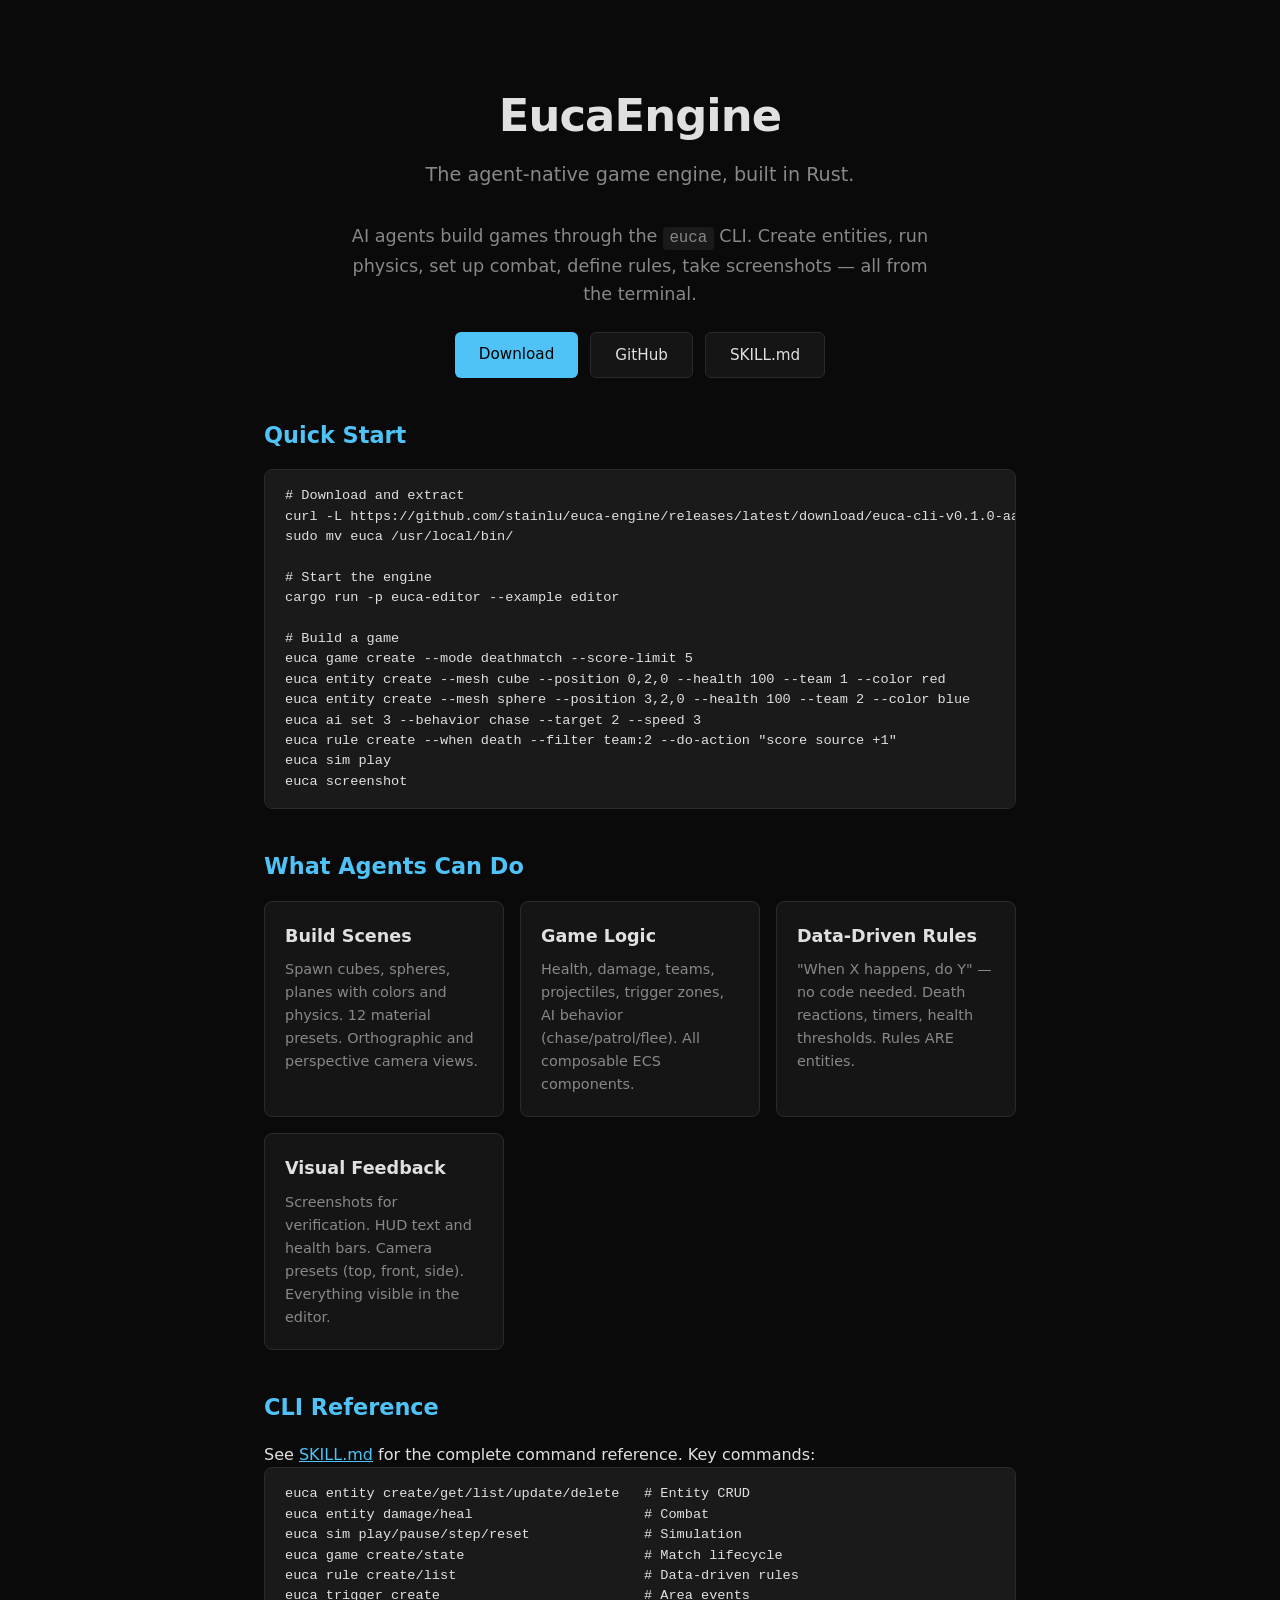
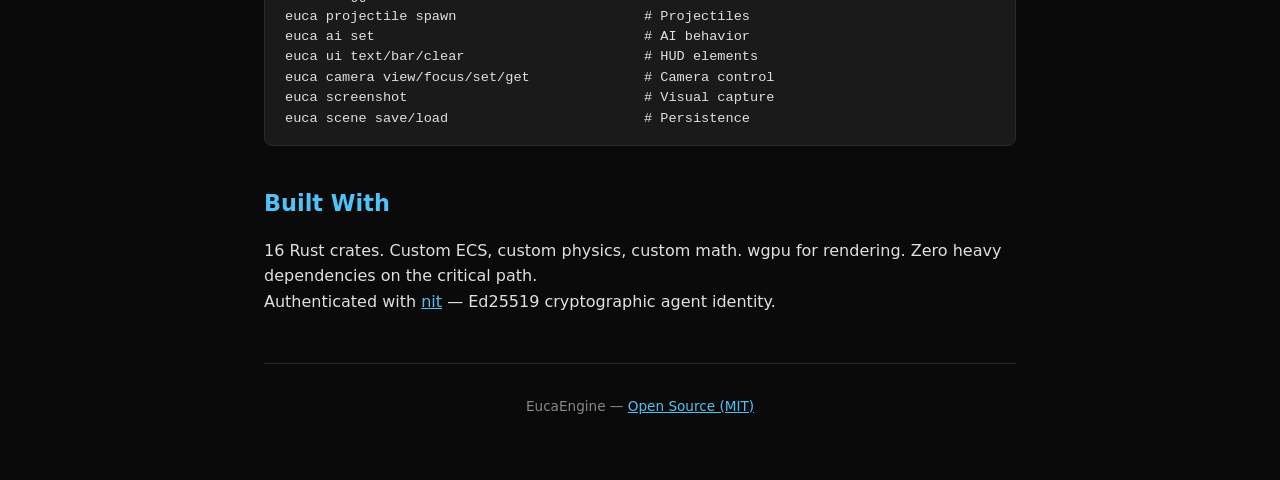
<file: website/index.html>
<!DOCTYPE html>
<html lang="en">
<head>
  <meta charset="UTF-8">
  <meta name="viewport" content="width=device-width, initial-scale=1.0">
  <title>EucaEngine — The Agent-Native Game Engine</title>
  <link rel="stylesheet" href="style.css">
</head>
<body>
  <header>
    <h1>EucaEngine</h1>
    <p class="tagline">The agent-native game engine, built in Rust.</p>
  </header>

  <main>
    <section class="hero">
      <p>AI agents build games through the <code>euca</code> CLI. Create entities, run physics, set up combat, define rules, take screenshots &mdash; all from the terminal.</p>
      <div class="cta">
        <a href="https://github.com/stainlu/euca-engine/releases/latest" class="btn primary">Download</a>
        <a href="https://github.com/stainlu/euca-engine" class="btn secondary">GitHub</a>
        <a href="/skill.md" class="btn secondary">SKILL.md</a>
      </div>
    </section>

    <section class="quickstart">
      <h2>Quick Start</h2>
      <pre><code># Download and extract
curl -L https://github.com/stainlu/euca-engine/releases/latest/download/euca-cli-v0.1.0-aarch64-apple-darwin.tar.gz | tar xz
sudo mv euca /usr/local/bin/

# Start the engine
cargo run -p euca-editor --example editor

# Build a game
euca game create --mode deathmatch --score-limit 5
euca entity create --mesh cube --position 0,2,0 --health 100 --team 1 --color red
euca entity create --mesh sphere --position 3,2,0 --health 100 --team 2 --color blue
euca ai set 3 --behavior chase --target 2 --speed 3
euca rule create --when death --filter team:2 --do-action "score source +1"
euca sim play
euca screenshot</code></pre>
    </section>

    <section class="features">
      <h2>What Agents Can Do</h2>
      <div class="grid">
        <div class="card">
          <h3>Build Scenes</h3>
          <p>Spawn cubes, spheres, planes with colors and physics. 12 material presets. Orthographic and perspective camera views.</p>
        </div>
        <div class="card">
          <h3>Game Logic</h3>
          <p>Health, damage, teams, projectiles, trigger zones, AI behavior (chase/patrol/flee). All composable ECS components.</p>
        </div>
        <div class="card">
          <h3>Data-Driven Rules</h3>
          <p>"When X happens, do Y" &mdash; no code needed. Death reactions, timers, health thresholds. Rules ARE entities.</p>
        </div>
        <div class="card">
          <h3>Visual Feedback</h3>
          <p>Screenshots for verification. HUD text and health bars. Camera presets (top, front, side). Everything visible in the editor.</p>
        </div>
      </div>
    </section>

    <section class="cli">
      <h2>CLI Reference</h2>
      <p>See <a href="/skill.md">SKILL.md</a> for the complete command reference. Key commands:</p>
      <pre><code>euca entity create/get/list/update/delete   # Entity CRUD
euca entity damage/heal                     # Combat
euca sim play/pause/step/reset              # Simulation
euca game create/state                      # Match lifecycle
euca rule create/list                       # Data-driven rules
euca trigger create                         # Area events
euca projectile spawn                       # Projectiles
euca ai set                                 # AI behavior
euca ui text/bar/clear                      # HUD elements
euca camera view/focus/set/get              # Camera control
euca screenshot                             # Visual capture
euca scene save/load                        # Persistence</code></pre>
    </section>

    <section class="tech">
      <h2>Built With</h2>
      <p>16 Rust crates. Custom ECS, custom physics, custom math. wgpu for rendering. Zero heavy dependencies on the critical path.</p>
      <p>Authenticated with <a href="https://github.com/newtype-ai/nit">nit</a> &mdash; Ed25519 cryptographic agent identity.</p>
    </section>
  </main>

  <footer>
    <p>EucaEngine &mdash; <a href="https://github.com/stainlu/euca-engine">Open Source (MIT)</a></p>
  </footer>
</body>
</html>
</file>
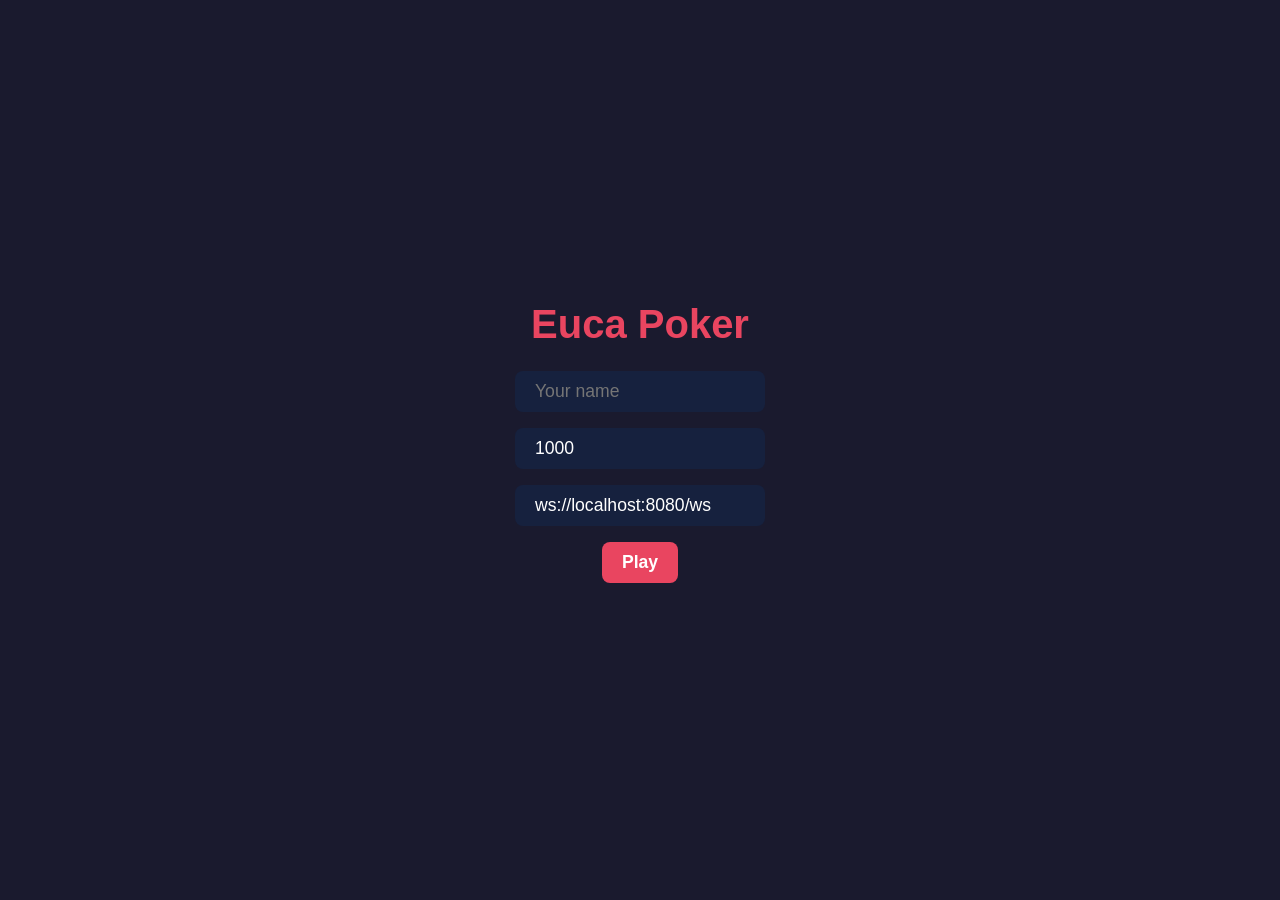
<file: games/poker-web/index.html>
<!DOCTYPE html>
<html lang="en">
<head>
<meta charset="UTF-8">
<meta name="viewport" content="width=device-width, initial-scale=1.0">
<title>Euca Poker</title>
<style>
* { margin: 0; padding: 0; box-sizing: border-box; }

body {
    background: #1a1a2e;
    color: #e0e0e0;
    font-family: -apple-system, BlinkMacSystemFont, 'Segoe UI', sans-serif;
    display: flex;
    flex-direction: column;
    align-items: center;
    min-height: 100vh;
    overflow: hidden;
}

/* ── Login screen ── */
#login {
    display: flex;
    flex-direction: column;
    align-items: center;
    justify-content: center;
    height: 100vh;
    gap: 16px;
}
#login h1 { font-size: 2.5rem; color: #e94560; margin-bottom: 8px; }
#login input, #login button {
    font-size: 1.1rem; padding: 10px 20px; border-radius: 8px; border: none;
}
#login input { background: #16213e; color: #fff; width: 250px; }
#login button {
    background: #e94560; color: #fff; cursor: pointer; font-weight: bold;
}
#login button:hover { background: #c73550; }

/* ── Game screen ── */
#game { display: none; width: 100vw; height: 100vh; position: relative; }

/* Table */
#table {
    position: absolute;
    top: 50%; left: 50%;
    transform: translate(-50%, -50%);
    width: 700px; height: 400px;
    background: radial-gradient(ellipse, #2d6a4f, #1b4332);
    border-radius: 200px;
    border: 12px solid #5c3a1e;
    box-shadow: 0 0 60px rgba(0,0,0,0.6);
}

/* Community cards */
#community {
    position: absolute;
    top: 50%; left: 50%;
    transform: translate(-50%, -50%);
    display: flex; gap: 8px;
}

/* Pot display */
#pot-display {
    position: absolute;
    top: 35%; left: 50%;
    transform: translateX(-50%);
    font-size: 1.2rem; font-weight: bold;
    color: #ffd700;
    text-shadow: 0 1px 4px rgba(0,0,0,0.5);
}

/* Phase indicator */
#phase-display {
    position: absolute;
    top: 20px; left: 50%;
    transform: translateX(-50%);
    font-size: 1rem;
    color: #aaa;
    text-transform: uppercase;
    letter-spacing: 2px;
}

/* Player seats (positioned via JS) */
.player-seat {
    position: absolute;
    width: 130px;
    text-align: center;
    transform: translate(-50%, -50%);
}
.player-seat .name {
    font-weight: bold; font-size: 0.85rem;
    color: #e0e0e0;
    margin-bottom: 4px;
}
.player-seat .chips {
    font-size: 0.75rem; color: #ffd700;
}
.player-seat .bet {
    font-size: 0.7rem; color: #aaa;
    margin-top: 2px;
}
.player-seat .cards {
    display: flex; gap: 4px; justify-content: center;
    margin-top: 4px;
}
.player-seat.folded { opacity: 0.4; }
.player-seat.active { }
.player-seat.active .name { color: #e94560; }
.player-seat.dealer .name::after {
    content: ' D';
    color: #ffd700;
    font-size: 0.7rem;
}

/* Card */
.card {
    width: 45px; height: 65px;
    background: #fff;
    border-radius: 5px;
    display: flex; align-items: center; justify-content: center;
    font-size: 0.8rem; font-weight: bold;
    box-shadow: 0 2px 6px rgba(0,0,0,0.3);
    color: #333;
}
.card.red { color: #d32f2f; }
.card.back {
    background: linear-gradient(135deg, #1a237e, #283593);
    color: transparent;
}

/* Your hole cards */
#your-cards {
    position: absolute;
    bottom: 120px; left: 50%;
    transform: translateX(-50%);
    display: flex; gap: 8px;
}
#your-cards .card { width: 60px; height: 85px; font-size: 1.1rem; }

/* Action bar */
#actions {
    position: absolute;
    bottom: 20px; left: 50%;
    transform: translateX(-50%);
    display: flex; gap: 10px; align-items: center;
}
#actions button {
    padding: 10px 24px;
    font-size: 1rem; font-weight: bold;
    border: none; border-radius: 8px;
    cursor: pointer;
    transition: background 0.2s;
}
#actions button:disabled {
    opacity: 0.3; cursor: not-allowed;
}
#btn-fold { background: #555; color: #fff; }
#btn-fold:hover:not(:disabled) { background: #777; }
#btn-check { background: #2196f3; color: #fff; }
#btn-check:hover:not(:disabled) { background: #42a5f5; }
#btn-call { background: #4caf50; color: #fff; }
#btn-call:hover:not(:disabled) { background: #66bb6a; }
#btn-raise { background: #e94560; color: #fff; }
#btn-raise:hover:not(:disabled) { background: #ff6b81; }
#raise-input {
    width: 80px; padding: 8px;
    font-size: 1rem; border-radius: 8px; border: none;
    background: #16213e; color: #fff; text-align: center;
}

/* Status bar */
#status {
    position: absolute;
    bottom: 70px; left: 50%;
    transform: translateX(-50%);
    font-size: 0.85rem; color: #888;
}

/* Winner overlay */
#winner-overlay {
    display: none;
    position: absolute;
    top: 50%; left: 50%;
    transform: translate(-50%, -50%);
    background: rgba(0,0,0,0.85);
    padding: 24px 40px;
    border-radius: 12px;
    text-align: center;
    z-index: 10;
    font-size: 1.2rem;
}
#winner-overlay .winner-name { color: #ffd700; font-weight: bold; font-size: 1.5rem; }
#winner-overlay .winner-hand { color: #aaa; margin-top: 4px; }
#winner-overlay .winner-amount { color: #4caf50; margin-top: 4px; }
</style>
</head>
<body>

<!-- Login -->
<div id="login">
    <h1>Euca Poker</h1>
    <input id="player-name" placeholder="Your name" value="">
    <input id="buy-in" type="number" placeholder="Buy-in chips" value="1000">
    <input id="server-url" placeholder="Server URL" value="ws://localhost:8080/ws">
    <button onclick="joinGame()">Play</button>
    <div id="login-error" style="color:#e94560"></div>
</div>

<!-- Game -->
<div id="game">
    <div id="phase-display"></div>
    <div id="table">
        <div id="pot-display"></div>
        <div id="community"></div>
    </div>
    <div id="your-cards"></div>
    <div id="status"></div>
    <div id="actions">
        <button id="btn-fold" onclick="sendAction('fold')" disabled>Fold</button>
        <button id="btn-check" onclick="sendAction('check')" disabled>Check</button>
        <button id="btn-call" onclick="sendAction('call')" disabled>Call</button>
        <input id="raise-input" type="number" placeholder="Raise" min="0">
        <button id="btn-raise" onclick="sendRaise()" disabled>Raise</button>
    </div>
    <div id="winner-overlay"></div>
</div>

<script>
// ── State ──
let ws = null;
let mySeat = -1;
let myName = '';
let currentState = null;

// ── Seat positions (up to 8 players, elliptical around table) ──
const SEAT_POSITIONS = [
    { top: '88%', left: '50%' },   // 0: bottom center (you)
    { top: '75%', left: '15%' },   // 1: bottom-left
    { top: '40%', left: '5%' },    // 2: left
    { top: '12%', left: '15%' },   // 3: top-left
    { top: '5%',  left: '50%' },   // 4: top center
    { top: '12%', left: '85%' },   // 5: top-right
    { top: '40%', left: '95%' },   // 6: right
    { top: '75%', left: '85%' },   // 7: bottom-right
];

// ── Connect & Join ──
function joinGame() {
    myName = document.getElementById('player-name').value.trim() || 'Player';
    const buyIn = parseInt(document.getElementById('buy-in').value) || 1000;
    const url = document.getElementById('server-url').value.trim();

    ws = new WebSocket(url);
    ws.onopen = () => {
        ws.send(JSON.stringify({
            type: 'JoinRoom',
            room_id: null,
            player_name: myName,
            buy_in: buyIn,
        }));
    };
    ws.onmessage = (e) => handleMessage(JSON.parse(e.data));
    ws.onerror = () => {
        document.getElementById('login-error').textContent = 'Connection failed';
    };
    ws.onclose = () => {
        document.getElementById('login-error').textContent = 'Disconnected';
    };
}

// ── Message handler ──
function handleMessage(msg) {
    switch (msg.type) {
        case 'RoomJoined':
            mySeat = msg.seat;
            document.getElementById('login').style.display = 'none';
            document.getElementById('game').style.display = 'block';
            setStatus(`Joined room ${msg.room_id} at seat ${msg.seat}`);
            break;

        case 'TableState':
            currentState = msg;
            renderTable(msg);
            break;

        case 'PlayerAction':
            setStatus(`Seat ${msg.seat}: ${msg.action}` + (msg.amount > 0 ? ` $${msg.amount}` : ''));
            break;

        case 'HandResult':
            showWinner(msg);
            break;

        case 'ChatMsg':
            break; // Not shown for now

        case 'Error':
            setStatus(`Error: ${msg.message}`);
            document.getElementById('login-error').textContent = msg.message;
            break;
    }
}

// ── Render table ──
function renderTable(state) {
    // Phase
    document.getElementById('phase-display').textContent = state.phase;

    // Pot
    document.getElementById('pot-display').textContent =
        state.pot > 0 ? `Pot: $${state.pot}` : '';

    // Community cards
    const cc = document.getElementById('community');
    cc.innerHTML = state.community_cards.map(c => cardHTML(c)).join('');

    // Your hole cards
    const yc = document.getElementById('your-cards');
    if (state.your_cards) {
        yc.innerHTML = state.your_cards.map(c => cardHTML(c)).join('');
    } else {
        yc.innerHTML = '';
    }

    // Remove old seats
    document.querySelectorAll('.player-seat').forEach(el => el.remove());

    // Render player seats
    const table = document.getElementById('table');
    state.players.forEach((p) => {
        // Rotate seat indices so our seat is always at position 0 (bottom)
        const relIdx = (p.seat - mySeat + 8) % 8;
        const pos = SEAT_POSITIONS[relIdx] || SEAT_POSITIONS[0];

        const div = document.createElement('div');
        div.className = 'player-seat'
            + (p.folded ? ' folded' : '')
            + (state.action_on === p.seat ? ' active' : '')
            + (p.is_dealer ? ' dealer' : '');
        div.style.top = pos.top;
        div.style.left = pos.left;
        div.innerHTML = `
            <div class="name">${esc(p.name)}</div>
            <div class="chips">$${p.chips}</div>
            ${p.current_bet > 0 ? `<div class="bet">Bet: $${p.current_bet}</div>` : ''}
            ${p.seat !== mySeat ? '<div class="cards">' + cardHTML(null) + cardHTML(null) + '</div>' : ''}
        `;
        table.appendChild(div);
    });

    // Update action buttons
    const isMyTurn = state.action_on === mySeat;
    document.getElementById('btn-fold').disabled = !isMyTurn;
    document.getElementById('btn-check').disabled = !isMyTurn;
    document.getElementById('btn-call').disabled = !isMyTurn;
    document.getElementById('btn-raise').disabled = !isMyTurn;

    if (isMyTurn) {
        setStatus("Your turn!");
        // Show check vs call based on current bet
        const myPlayer = state.players.find(p => p.seat === mySeat);
        const needToCall = state.current_bet - (myPlayer ? myPlayer.current_bet : 0);
        if (needToCall > 0) {
            document.getElementById('btn-check').style.display = 'none';
            document.getElementById('btn-call').style.display = '';
            document.getElementById('btn-call').textContent = `Call $${needToCall}`;
        } else {
            document.getElementById('btn-check').style.display = '';
            document.getElementById('btn-call').style.display = 'none';
        }
    }
}

// ── Card rendering ──
function cardHTML(code) {
    if (!code) return '<div class="card back"></div>';
    const rank = code.slice(0, -1);
    const suit = code.slice(-1);
    const suitSymbol = { H: '\u2665', D: '\u2666', C: '\u2663', S: '\u2660' }[suit] || suit;
    const isRed = suit === 'H' || suit === 'D';
    const displayRank = { '10': '10', J: 'J', Q: 'Q', K: 'K', A: 'A' }[rank] || rank;
    return `<div class="card ${isRed ? 'red' : ''}">${displayRank}${suitSymbol}</div>`;
}

// ── Actions ──
function sendAction(action) {
    if (!ws) return;
    ws.send(JSON.stringify({ type: 'Action', action, amount: null }));
}

function sendRaise() {
    if (!ws) return;
    const amount = parseInt(document.getElementById('raise-input').value) || 0;
    ws.send(JSON.stringify({ type: 'Action', action: 'raise', amount }));
}

// ── Winner overlay ──
function showWinner(msg) {
    const overlay = document.getElementById('winner-overlay');
    let html = '';
    for (const w of msg.winners) {
        html += `<div class="winner-name">Seat ${w.seat} wins!</div>`;
        html += `<div class="winner-hand">${w.hand_name}</div>`;
        html += `<div class="winner-amount">+$${w.amount}</div>`;
    }
    if (msg.hands_shown.length > 0) {
        html += '<div style="margin-top:12px; color:#888">';
        for (const h of msg.hands_shown) {
            html += `Seat ${h.seat}: ${h.cards.join(' ')} &nbsp;`;
        }
        html += '</div>';
    }
    overlay.innerHTML = html;
    overlay.style.display = 'block';
    setTimeout(() => { overlay.style.display = 'none'; }, 5000);
}

// ── Helpers ──
function setStatus(text) {
    document.getElementById('status').textContent = text;
}

function esc(str) {
    const div = document.createElement('div');
    div.textContent = str;
    return div.innerHTML;
}
</script>
</body>
</html>
</file>
<file: website/style.css>
:root {
  --bg: #0a0a0a;
  --text: #e0e0e0;
  --muted: #888;
  --accent: #4fc3f7;
  --accent-hover: #81d4fa;
  --card-bg: #151515;
  --border: #2a2a2a;
  --code-bg: #1a1a1a;
}

* { margin: 0; padding: 0; box-sizing: border-box; }

body {
  font-family: -apple-system, BlinkMacSystemFont, 'Segoe UI', system-ui, sans-serif;
  background: var(--bg);
  color: var(--text);
  line-height: 1.6;
  max-width: 800px;
  margin: 0 auto;
  padding: 2rem 1.5rem;
}

header {
  text-align: center;
  padding: 3rem 0 2rem;
}

h1 {
  font-size: 2.8rem;
  font-weight: 700;
  letter-spacing: -0.02em;
}

.tagline {
  color: var(--muted);
  font-size: 1.2rem;
  margin-top: 0.5rem;
}

h2 {
  font-size: 1.4rem;
  margin: 2.5rem 0 1rem;
  color: var(--accent);
}

h3 {
  font-size: 1.1rem;
  margin-bottom: 0.5rem;
}

section { margin-bottom: 2rem; }

.hero p {
  font-size: 1.1rem;
  color: var(--muted);
  max-width: 600px;
  margin: 0 auto 1.5rem;
  text-align: center;
}

.cta {
  display: flex;
  gap: 0.75rem;
  justify-content: center;
  flex-wrap: wrap;
}

.btn {
  display: inline-block;
  padding: 0.6rem 1.5rem;
  border-radius: 6px;
  text-decoration: none;
  font-weight: 500;
  font-size: 0.95rem;
  transition: background 0.2s;
}

.btn.primary {
  background: var(--accent);
  color: #000;
}

.btn.primary:hover { background: var(--accent-hover); }

.btn.secondary {
  background: var(--card-bg);
  color: var(--text);
  border: 1px solid var(--border);
}

.btn.secondary:hover { background: #222; }

pre {
  background: var(--code-bg);
  border: 1px solid var(--border);
  border-radius: 8px;
  padding: 1rem 1.25rem;
  overflow-x: auto;
  font-size: 0.85rem;
  line-height: 1.5;
}

code {
  font-family: 'SF Mono', 'Fira Code', 'Consolas', monospace;
}

p code {
  background: var(--code-bg);
  padding: 0.15rem 0.4rem;
  border-radius: 4px;
  font-size: 0.9em;
}

.grid {
  display: grid;
  grid-template-columns: repeat(auto-fit, minmax(220px, 1fr));
  gap: 1rem;
}

.card {
  background: var(--card-bg);
  border: 1px solid var(--border);
  border-radius: 8px;
  padding: 1.25rem;
}

.card p { color: var(--muted); font-size: 0.9rem; }

a { color: var(--accent); }
a:hover { color: var(--accent-hover); }

footer {
  text-align: center;
  padding: 2rem 0;
  color: var(--muted);
  font-size: 0.85rem;
  border-top: 1px solid var(--border);
  margin-top: 3rem;
}
</file>
